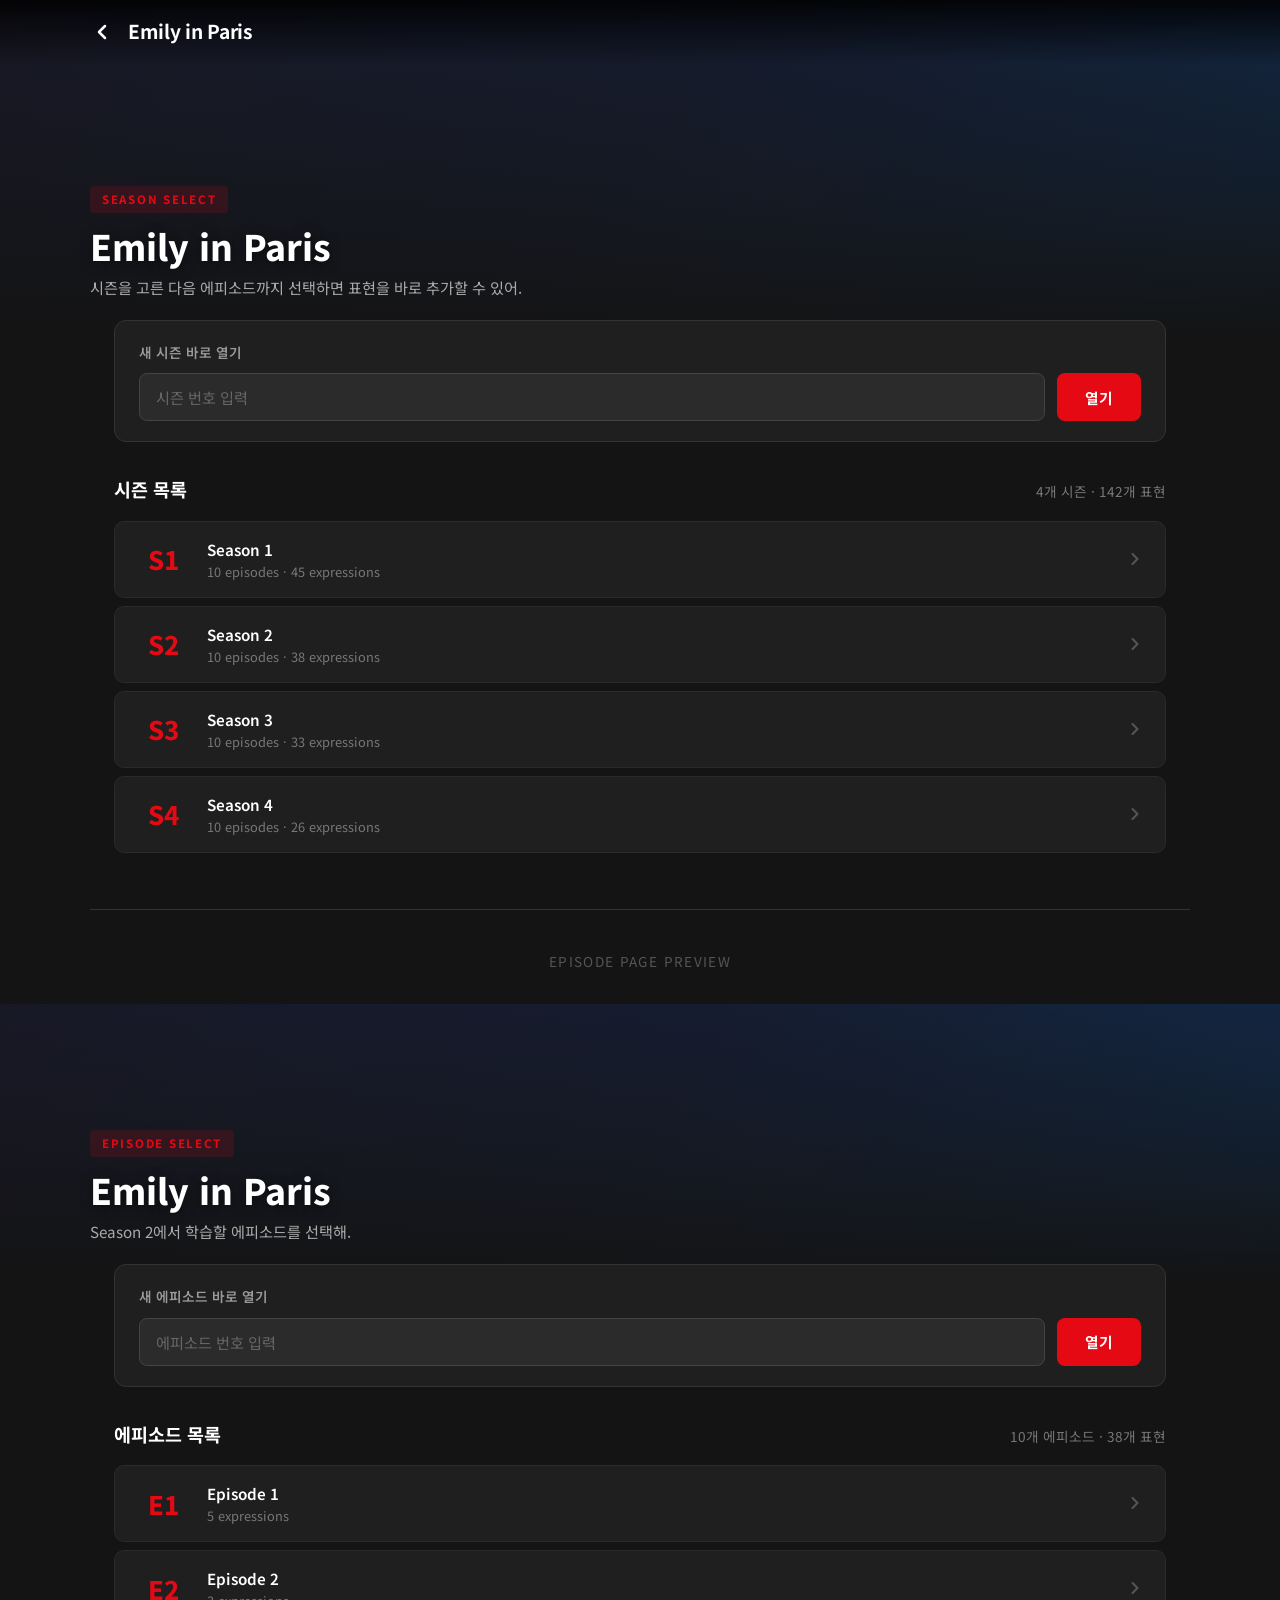
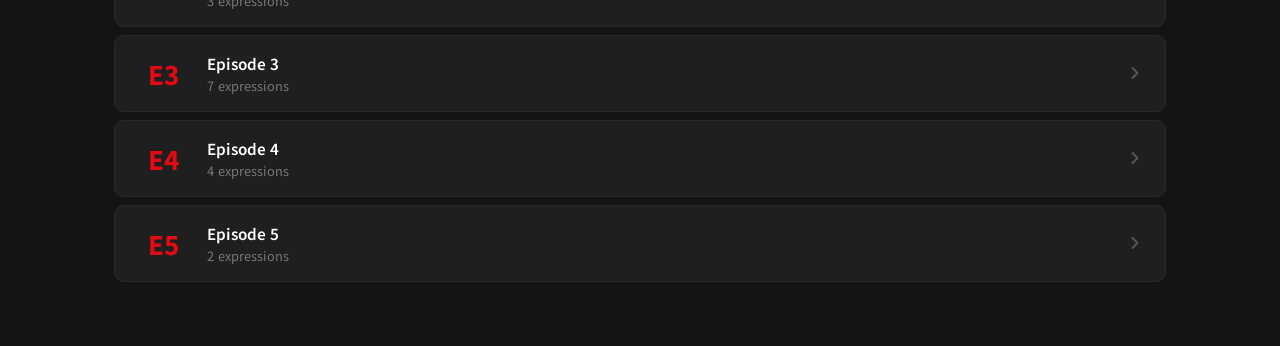
<file: preview-nf.html>
<!DOCTYPE html>
<html lang="ko">
<head>
  <meta charset="UTF-8">
  <meta name="viewport" content="width=device-width, initial-scale=1.0">
  <title>Netflix Style Preview</title>
  <link href="https://fonts.googleapis.com/css2?family=Noto+Sans+KR:wght@300;400;500;600;700;800&display=swap" rel="stylesheet">
  <style>
    *, *::before, *::after { box-sizing: border-box; margin: 0; padding: 0; }
    .hidden { display: none !important; }

    .nf-body {
      font-family: 'Noto Sans KR', -apple-system, BlinkMacSystemFont, sans-serif;
      background: #141414;
      color: #e5e5e5;
      line-height: 1.65;
      min-height: 100vh;
      -webkit-font-smoothing: antialiased;
    }
    .nf-header {
      background: linear-gradient(180deg, rgba(0,0,0,0.85) 0%, transparent 100%);
      padding: 16px 24px;
      position: fixed;
      top: 0; left: 0; right: 0;
      z-index: 100;
    }
    .nf-header-inner {
      max-width: 1100px;
      margin: 0 auto;
      display: flex;
      align-items: center;
      gap: 14px;
    }
    .nf-back {
      color: #fff;
      text-decoration: none;
      display: flex;
      align-items: center;
      transition: transform 0.2s;
    }
    .nf-back:hover { transform: scale(1.15); }
    .nf-logo {
      font-size: 1.2rem;
      font-weight: 700;
      color: #fff;
      letter-spacing: -0.3px;
    }
    .nf-hero {
      position: relative;
      min-height: 340px;
      background: linear-gradient(135deg, #1a1a2e 0%, #16213e 50%, #0f3460 100%);
      background-size: cover;
      background-position: center;
      display: flex;
      align-items: flex-end;
      padding: 0 24px 40px;
      overflow: hidden;
    }
    .nf-hero-sm { min-height: 280px; }
    .nf-hero-overlay {
      position: absolute;
      inset: 0;
      background: linear-gradient(0deg, #141414 0%, rgba(20,20,20,0.7) 40%, rgba(20,20,20,0.3) 100%);
    }
    .nf-hero-content {
      position: relative;
      z-index: 1;
      max-width: 1100px;
      margin: 0 auto;
      width: 100%;
    }
    .nf-badge {
      display: inline-block;
      font-size: 0.72rem;
      font-weight: 700;
      letter-spacing: 0.15em;
      color: #E50914;
      background: rgba(229,9,20,0.15);
      padding: 4px 12px;
      border-radius: 4px;
      margin-bottom: 12px;
    }
    .nf-hero-title {
      font-size: 2.2rem;
      font-weight: 800;
      color: #fff;
      margin: 0 0 8px;
      line-height: 1.2;
      text-shadow: 0 2px 12px rgba(0,0,0,0.5);
    }
    .nf-hero-sub {
      color: #aaa;
      font-size: 0.95rem;
      margin: 0;
      max-width: 500px;
    }
    .nf-main { padding-bottom: 64px; }
    .nf-quick {
      max-width: 1100px;
      margin: -20px auto 0;
      padding: 0 24px;
      position: relative;
      z-index: 2;
    }
    .nf-quick-form {
      background: #1f1f1f;
      border: 1px solid #333;
      border-radius: 12px;
      padding: 20px 24px;
    }
    .nf-quick-form label {
      display: block;
      font-size: 0.85rem;
      font-weight: 600;
      color: #999;
      margin-bottom: 10px;
    }
    .nf-quick-row { display: flex; gap: 12px; }
    .nf-quick-row input {
      flex: 1;
      padding: 12px 16px;
      background: #2b2b2b;
      border: 1.5px solid #444;
      border-radius: 8px;
      font-size: 0.95rem;
      font-family: inherit;
      color: #fff;
      transition: all 0.2s;
    }
    .nf-quick-row input::placeholder { color: #666; }
    .nf-quick-row input:focus {
      outline: none;
      border-color: #E50914;
      box-shadow: 0 0 0 3px rgba(229,9,20,0.2);
    }
    .nf-btn-red {
      padding: 12px 28px;
      background: #E50914;
      color: #fff;
      border: none;
      border-radius: 8px;
      font-size: 0.92rem;
      font-weight: 700;
      font-family: inherit;
      cursor: pointer;
      transition: all 0.2s;
      white-space: nowrap;
    }
    .nf-btn-red:hover { background: #f40612; transform: scale(1.02); }
    .nf-section {
      max-width: 1100px;
      margin: 32px auto 0;
      padding: 0 24px;
    }
    .nf-section-head {
      display: flex;
      align-items: baseline;
      justify-content: space-between;
      gap: 12px;
      margin-bottom: 16px;
    }
    .nf-section-head h3 {
      font-size: 1.15rem;
      font-weight: 700;
      color: #fff;
      margin: 0;
    }
    .nf-summary { color: #777; font-size: 0.85rem; margin: 0; }
    .nf-grid { display: flex; flex-direction: column; gap: 8px; }
    .nf-card {
      display: flex;
      align-items: center;
      gap: 16px;
      width: 100%;
      padding: 16px 20px;
      background: #1f1f1f;
      border: 1px solid #2a2a2a;
      border-radius: 10px;
      cursor: pointer;
      transition: all 0.2s;
      font-family: inherit;
      text-align: left;
      color: #e5e5e5;
    }
    .nf-card:hover {
      background: #2a2a2a;
      border-color: #444;
      transform: translateX(4px);
    }
    .nf-card-num {
      font-size: 1.6rem;
      font-weight: 800;
      color: #E50914;
      min-width: 56px;
      text-align: center;
      line-height: 1;
    }
    .nf-card-info { flex: 1; display: flex; flex-direction: column; gap: 2px; }
    .nf-card-label { font-size: 0.95rem; font-weight: 600; color: #fff; }
    .nf-card-meta { font-size: 0.8rem; color: #777; }
    .nf-card-arrow { color: #555; flex-shrink: 0; transition: all 0.2s; }
    .nf-card:hover .nf-card-arrow { color: #E50914; transform: translateX(3px); }
    .nf-divider {
      max-width: 1100px;
      margin: 56px auto 0;
      padding: 0 24px;
      border-top: 1px solid #333;
      padding-top: 40px;
      text-align: center;
      color: #555;
      font-size: 0.85rem;
      letter-spacing: 0.1em;
    }
  </style>
</head>
<body class="nf-body">
  <header class="nf-header">
    <div class="nf-header-inner">
      <a href="#" class="nf-back">
        <svg width="24" height="24" viewBox="0 0 24 24" fill="none" stroke="currentColor" stroke-width="2.5" stroke-linecap="round" stroke-linejoin="round"><polyline points="15 18 9 12 15 6"></polyline></svg>
      </a>
      <h1 class="nf-logo">Emily in Paris</h1>
    </div>
  </header>

  <main class="nf-main">
    <!-- SEASON PAGE -->
    <section class="nf-hero">
      <div class="nf-hero-overlay"></div>
      <div class="nf-hero-content">
        <span class="nf-badge">SEASON SELECT</span>
        <h2 class="nf-hero-title">Emily in Paris</h2>
        <p class="nf-hero-sub">시즌을 고른 다음 에피소드까지 선택하면 표현을 바로 추가할 수 있어.</p>
      </div>
    </section>

    <section class="nf-quick">
      <div class="nf-quick-form">
        <label>새 시즌 바로 열기</label>
        <div class="nf-quick-row">
          <input type="number" placeholder="시즌 번호 입력">
          <button class="nf-btn-red">열기</button>
        </div>
      </div>
    </section>

    <section class="nf-section">
      <div class="nf-section-head">
        <h3>시즌 목록</h3>
        <p class="nf-summary">4개 시즌 · 142개 표현</p>
      </div>
      <div class="nf-grid">
        <button class="nf-card">
          <div class="nf-card-num">S1</div>
          <div class="nf-card-info">
            <span class="nf-card-label">Season 1</span>
            <span class="nf-card-meta">10 episodes · 45 expressions</span>
          </div>
          <svg class="nf-card-arrow" width="20" height="20" viewBox="0 0 24 24" fill="none" stroke="currentColor" stroke-width="2.5" stroke-linecap="round" stroke-linejoin="round"><polyline points="9 18 15 12 9 6"></polyline></svg>
        </button>
        <button class="nf-card">
          <div class="nf-card-num">S2</div>
          <div class="nf-card-info">
            <span class="nf-card-label">Season 2</span>
            <span class="nf-card-meta">10 episodes · 38 expressions</span>
          </div>
          <svg class="nf-card-arrow" width="20" height="20" viewBox="0 0 24 24" fill="none" stroke="currentColor" stroke-width="2.5" stroke-linecap="round" stroke-linejoin="round"><polyline points="9 18 15 12 9 6"></polyline></svg>
        </button>
        <button class="nf-card">
          <div class="nf-card-num">S3</div>
          <div class="nf-card-info">
            <span class="nf-card-label">Season 3</span>
            <span class="nf-card-meta">10 episodes · 33 expressions</span>
          </div>
          <svg class="nf-card-arrow" width="20" height="20" viewBox="0 0 24 24" fill="none" stroke="currentColor" stroke-width="2.5" stroke-linecap="round" stroke-linejoin="round"><polyline points="9 18 15 12 9 6"></polyline></svg>
        </button>
        <button class="nf-card">
          <div class="nf-card-num">S4</div>
          <div class="nf-card-info">
            <span class="nf-card-label">Season 4</span>
            <span class="nf-card-meta">10 episodes · 26 expressions</span>
          </div>
          <svg class="nf-card-arrow" width="20" height="20" viewBox="0 0 24 24" fill="none" stroke="currentColor" stroke-width="2.5" stroke-linecap="round" stroke-linejoin="round"><polyline points="9 18 15 12 9 6"></polyline></svg>
        </button>
      </div>
    </section>

    <!-- DIVIDER -->
    <div class="nf-divider">EPISODE PAGE PREVIEW</div>

    <!-- EPISODE PAGE -->
    <section class="nf-hero nf-hero-sm" style="margin-top: 32px;">
      <div class="nf-hero-overlay"></div>
      <div class="nf-hero-content">
        <span class="nf-badge">EPISODE SELECT</span>
        <h2 class="nf-hero-title">Emily in Paris</h2>
        <p class="nf-hero-sub">Season 2에서 학습할 에피소드를 선택해.</p>
      </div>
    </section>

    <section class="nf-quick">
      <div class="nf-quick-form">
        <label>새 에피소드 바로 열기</label>
        <div class="nf-quick-row">
          <input type="number" placeholder="에피소드 번호 입력">
          <button class="nf-btn-red">열기</button>
        </div>
      </div>
    </section>

    <section class="nf-section">
      <div class="nf-section-head">
        <h3>에피소드 목록</h3>
        <p class="nf-summary">10개 에피소드 · 38개 표현</p>
      </div>
      <div class="nf-grid">
        <button class="nf-card">
          <div class="nf-card-num">E1</div>
          <div class="nf-card-info">
            <span class="nf-card-label">Episode 1</span>
            <span class="nf-card-meta">5 expressions</span>
          </div>
          <svg class="nf-card-arrow" width="20" height="20" viewBox="0 0 24 24" fill="none" stroke="currentColor" stroke-width="2.5" stroke-linecap="round" stroke-linejoin="round"><polyline points="9 18 15 12 9 6"></polyline></svg>
        </button>
        <button class="nf-card">
          <div class="nf-card-num">E2</div>
          <div class="nf-card-info">
            <span class="nf-card-label">Episode 2</span>
            <span class="nf-card-meta">3 expressions</span>
          </div>
          <svg class="nf-card-arrow" width="20" height="20" viewBox="0 0 24 24" fill="none" stroke="currentColor" stroke-width="2.5" stroke-linecap="round" stroke-linejoin="round"><polyline points="9 18 15 12 9 6"></polyline></svg>
        </button>
        <button class="nf-card">
          <div class="nf-card-num">E3</div>
          <div class="nf-card-info">
            <span class="nf-card-label">Episode 3</span>
            <span class="nf-card-meta">7 expressions</span>
          </div>
          <svg class="nf-card-arrow" width="20" height="20" viewBox="0 0 24 24" fill="none" stroke="currentColor" stroke-width="2.5" stroke-linecap="round" stroke-linejoin="round"><polyline points="9 18 15 12 9 6"></polyline></svg>
        </button>
        <button class="nf-card">
          <div class="nf-card-num">E4</div>
          <div class="nf-card-info">
            <span class="nf-card-label">Episode 4</span>
            <span class="nf-card-meta">4 expressions</span>
          </div>
          <svg class="nf-card-arrow" width="20" height="20" viewBox="0 0 24 24" fill="none" stroke="currentColor" stroke-width="2.5" stroke-linecap="round" stroke-linejoin="round"><polyline points="9 18 15 12 9 6"></polyline></svg>
        </button>
        <button class="nf-card">
          <div class="nf-card-num">E5</div>
          <div class="nf-card-info">
            <span class="nf-card-label">Episode 5</span>
            <span class="nf-card-meta">2 expressions</span>
          </div>
          <svg class="nf-card-arrow" width="20" height="20" viewBox="0 0 24 24" fill="none" stroke="currentColor" stroke-width="2.5" stroke-linecap="round" stroke-linejoin="round"><polyline points="9 18 15 12 9 6"></polyline></svg>
        </button>
      </div>
    </section>
  </main>
</body>
</html>
</file>
